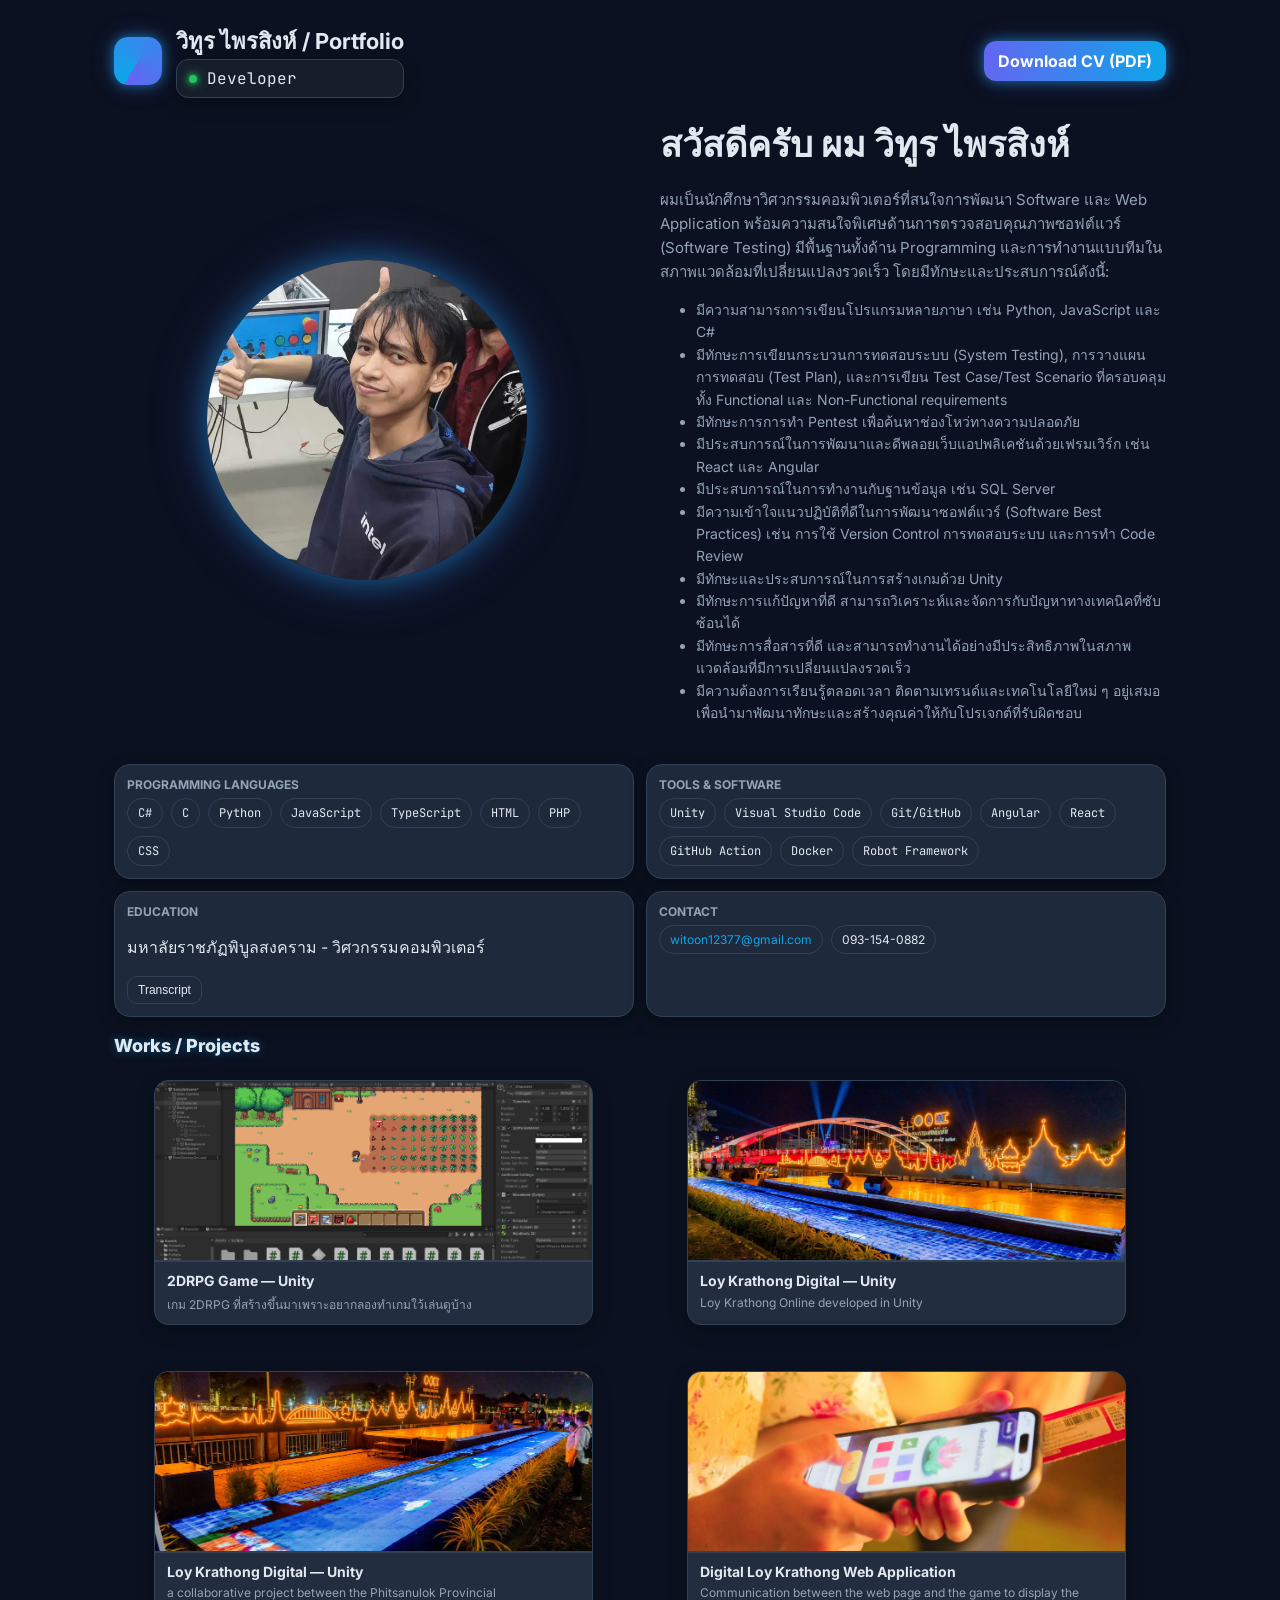
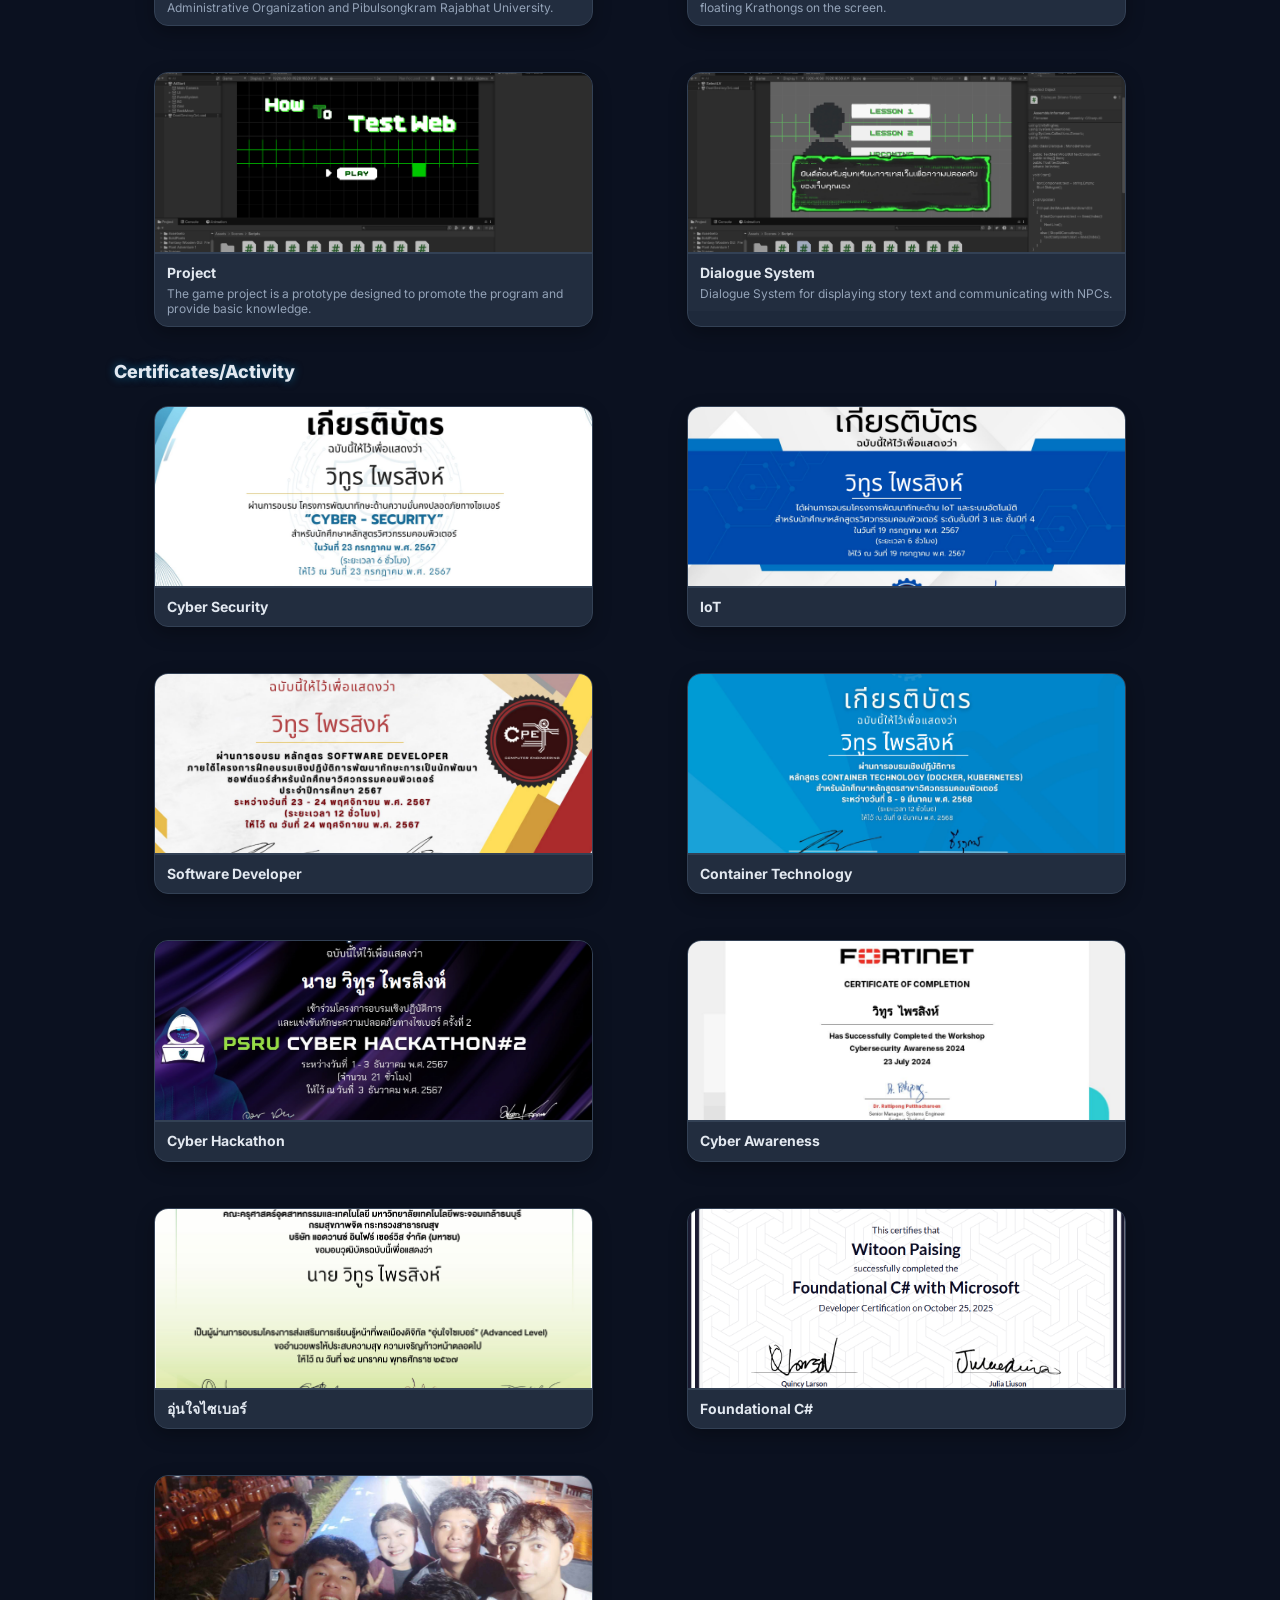
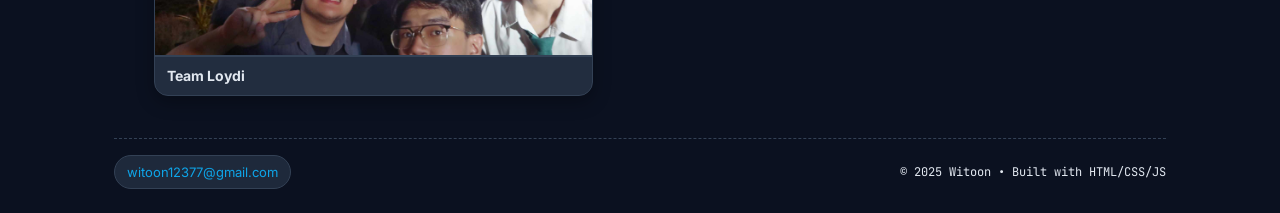
<file: index.html>
<!doctype html>
<html lang="th">
<head>
  <meta charset="utf-8" />
  <meta name="viewport" content="width=device-width, initial-scale=1" />
  <title>Portfolio - Programmer</title>
  <meta name="description" content="Portfolio" />
  <meta property="og:type" content="website" />
  <meta name="theme-color" content="#0ea5e9" />

  <!-- Fonts -->
  <link rel="preconnect" href="https://fonts.googleapis.com">
  <link rel="preconnect" href="https://fonts.gstatic.com" crossorigin>
  <link href="https://fonts.googleapis.com/css2?family=Inter:wght@400;600;800&family=JetBrains+Mono:wght@400;600&family=Press+Start+2P&display=swap" rel="stylesheet">

  <style>
    :root{
      --bg:#0b1120; --text:#e2e8f0; --muted:#94a3b8; --panel:#1e293b; --stroke:#334155;
      --accent:#0ea5e9; --accent-2:#6366f1; --accent-3:#22c55e;
      --shadow:0 6px 18px rgba(0,0,0,.3);
      --glow:0 0 12px rgba(14,165,233,.6), 0 0 24px rgba(99,102,241,.3);
    }
    *{box-sizing:border-box}
    html,body{height:100%}
    body{margin:0; color:var(--text); font-family:Inter, system-ui, sans-serif; background:var(--bg)}
    a{color:var(--accent); text-decoration:none; transition:all .25s ease}
    a:hover{color:#fff; text-shadow:0 0 8px var(--accent)}
    .mono{font-family:"JetBrains Mono", monospace}
    .retro{font-family:"Press Start 2P", monospace}

    .wrap{max-width:1100px; margin:auto; padding:24px}
    header{display:flex; align-items:center; justify-content:space-between; gap:16px; margin-bottom:18px}
    .brand{display:flex; align-items:center; gap:14px}
    .logo{width:48px; height:48px; border-radius:14px; background:conic-gradient(from 210deg, var(--accent), var(--accent-2)); box-shadow:var(--glow); animation:rotate 6s linear infinite}
    @keyframes rotate{to{transform:rotate(1turn)}}
    h1{font-size:22px; margin:0}
    .btn-cta{display:inline-flex; align-items:center; gap:8px; background:linear-gradient(90deg, var(--accent-2), var(--accent)); color:#fff; font-weight:700; padding:10px 14px; border-radius:12px; border:none; box-shadow:var(--glow); transition:transform .2s ease, box-shadow .2s ease}
    .btn-cta:hover{transform:translateY(-2px); box-shadow:0 0 16px rgba(99,102,241,.8),0 0 24px rgba(14,165,233,.6)}
    .btn-ghost{background:transparent; border:1px solid var(--stroke); border-radius:10px; padding:6px 10px; font-size:12px; cursor:pointer; color:var(--text); transition:all .25s ease}
    .btn-ghost:hover{background:var(--accent); color:#fff; box-shadow:0 0 12px var(--accent)}

    .hud{display:flex; align-items:center; gap:10px; padding:8px 12px; border:1px solid var(--stroke); border-radius:12px; background:rgba(255,255,255,.05); box-shadow:var(--shadow)}
    .led{width:8px; height:8px; border-radius:50%; background:var(--accent-3); box-shadow:0 0 6px var(--accent-3),0 0 12px var(--accent-3); animation:blink 1.5s infinite alternate}
    @keyframes blink{0%{opacity:.5}100%{opacity:1}}

    /* INTRO (รูปซ้าย-ข้อความขวา) */
    .intro-section{display:flex; align-items:center; justify-content:space-between; flex-wrap:wrap; gap:40px; margin-bottom:40px}
    .intro{flex:1; display:flex; justify-content:center}
    .intro-photo{width:320px; height:320px; border-radius:50%; object-fit:cover; box-shadow:0 0 30px rgba(14,165,233,.5), 0 0 60px rgba(99,102,241,.3)}
    .intro-text{flex:1; min-width:300px}
    .intro-text h2{font-size:36px; margin:0}
    .intro-text .role{font-size:22px; font-weight:700; color:var(--accent); margin:8px 0 16px}
    .intro-text p{font-size:15px; color:var(--muted); line-height:1.6}
    .intro-text ul{margin:8px 0 0 18px; padding-left:18px; font-size:14px; color:var(--muted); line-height:1.6}
    .buttons{margin-top:20px; display:flex; gap:12px}

    /* BIO CARDS — ใช้ 2 คอลัมน์เพื่อให้ Education คู่กับ Contact */
    .bio{margin:10px 0 16px; display:grid; gap:14px}
    .grid-info{display:grid; grid-template-columns:repeat(2,1fr); gap:12px}
    .card{background:var(--panel); border:1px solid var(--stroke); border-radius:16px; padding:12px; box-shadow:var(--shadow); transition:all .25s ease}
    .card:hover{box-shadow:0 0 12px rgba(14,165,233,.5); transform:translateY(-2px)}
    .card h3{margin:0 0 6px; font-size:12px; color:var(--muted); text-transform:uppercase}
    .chips{display:flex; flex-wrap:wrap; gap:8px}
    .chip{background:#1e293b; border:1px solid var(--stroke); padding:6px 10px; border-radius:999px; font-size:12px; transition:all .25s ease}
    .chip:hover{background:var(--accent); color:#fff; box-shadow:0 0 10px var(--accent)}

    .section-title{margin:18px 0 8px; font-size:18px; font-weight:800; text-shadow:0 0 8px rgba(14,165,233,.5)}
    .section-sub{margin:-4px 0 10px; color:var(--muted); font-size:13px}

    /* Gallery */
    .gallery-grid{display:grid; grid-template-columns:repeat(2,1fr); gap:14px}
    .item{background:var(--panel); border:1px solid var(--stroke); border-radius:14px; overflow:hidden; box-shadow:var(--shadow); position:relative; transition:all .25s ease}
    .item:hover{box-shadow:0 0 16px rgba(99,102,241,.5)}
    .thumb{position:relative; height:180px; background:#334155; overflow:hidden; border-bottom:1px solid var(--stroke)}
    .thumb img{width:100%; height:100%; object-fit:cover; display:block; transition:transform .25s ease, filter .25s ease}
    .item:hover .thumb img{transform:scale(1.05); filter:brightness(1.1)}
    figcaption.caption{padding:10px 12px; border-top:1px solid var(--stroke); background:rgba(255,255,255,.02)}
    .cap-title{font-weight:700; font-size:14px; line-height:1.3}
    .cap-sub{font-size:12px; color:var(--muted); margin-top:4px}

    /* Lightbox */
    .lightbox{position:fixed; inset:0; background:rgba(0,0,0,.85); display:none; align-items:center; justify-content:center; padding:20px; z-index:40}
    .lightbox[aria-hidden="false"]{display:flex}
    .lightbox-dialog{max-width:min(1100px,94vw); max-height:90vh; background:#0f172a; border-radius:12px; overflow:hidden; box-shadow:0 0 30px rgba(99,102,241,.7), 0 0 60px rgba(14,165,233,.5); border:1px solid var(--stroke)}
    .lightbox-img{display:block; max-width:100%; max-height:84vh}
    .lightbox-head{display:flex; align-items:center; justify-content:space-between; gap:10px; padding:8px 12px; background:#1e293b; color:#e2e8f0}
    .lb-texts{display:flex; flex-direction:column; gap:2px}
    #lb-title{font-weight:800; font-size:14px}
    #lb-sub{font-size:12px; color:var(--muted)}
    .close-btn{background:#334155; color:#e2e8f0; border:none; border-radius:10px; padding:6px 10px; cursor:pointer; transition:all .25s ease}
    .close-btn:hover{background:var(--accent); box-shadow:0 0 12px var(--accent)}
    .lightbox-pdf{display:block; width:min(1100px,94vw); height:84vh; border:0; background:#0f172a}

    footer{margin-top:26px; display:flex; align-items:center; justify-content:space-between; gap:12px; border-top:1px dashed var(--stroke); padding-top:16px}
    .contact{display:flex; gap:12px; flex-wrap:wrap}
    .contact a{background:var(--panel); border:1px solid var(--stroke); padding:8px 12px; border-radius:999px; font-size:13px; transition:all .25s ease}
    .contact a:hover{background:var(--accent); color:#fff; box-shadow:0 0 10px var(--accent)}

    /* มือถือทั่วไป: ซ่อนโลโก้ + จัดกึ่งกลางทุกอย่าง */
    @media (max-width: 640px){
      .wrap{padding:20px}
      header{flex-direction:column; align-items:center; text-align:center; gap:12px}
      .brand{flex-direction:column; align-items:center; gap:8px}
      .logo{display:none}              /* ซ่อนโลโก้ */
      h1{font-size:20px; line-height:1.25; max-width:92%; word-break:break-word; text-align:center}
      .hud{justify-content:center; font-size:12px}
      .btn-cta{border-radius:10px; font-size:14px; padding:8px 14px; box-shadow:none}

      .intro-section{flex-direction:column; text-align:center}
      .intro-photo{width:240px; height:240px}

      .grid-info{grid-template-columns:1fr; justify-items:center}
      .card{width:100%; max-width:560px}
      .gallery-grid{grid-template-columns:1fr}
      footer{flex-direction:column; text-align:center}
    }

    /* มือถือจอเล็กมาก */
    @media (max-width: 480px){
      h1{font-size:18px}
      .intro-photo{width:220px; height:220px}
      .intro-text h2{font-size:30px}
      .intro-text .role{font-size:18px}
      .intro-text p{font-size:14px}
      .buttons{gap:10px; justify-content:center}
    }
  </style>
</head>

<body>
  <div class="wrap">
    <header>
      <div class="brand">
        <div class="logo" aria-hidden="true"></div>
        <div>
          <h1>วิทูร ไพรสิงห์ / <span class="retro" style="font-size:16px"></span> Portfolio</h1>
          <div class="hud mono"><span class="led"></span><span>Developer</span><span></span><span></span></div>
        </div>
      </div>
      <a class="btn-cta" href="images/Cv.pdf" download>Download CV (PDF)</a>
    </header>

    <!-- INTRO PROFILE -->
    <section class="intro-section">
      <div class="intro">
        <img src="images/Me.png" alt="Witoon" class="intro-photo">
      </div>
      <div class="intro-text">
        <h2>สวัสดีครับ ผม วิทูร ไพรสิงห์</h2>
        <p>ผมเป็นนักศึกษาวิศวกรรมคอมพิวเตอร์ที่สนใจการพัฒนา Software และ Web Application พร้อมความสนใจพิเศษด้านการตรวจสอบคุณภาพซอฟต์แวร์ (Software Testing) มีพื้นฐานทั้งด้าน Programming และการทำงานแบบทีมในสภาพแวดล้อมที่เปลี่ยนแปลงรวดเร็ว โดยมีทักษะและประสบการณ์ดังนี้:</p>
        <ul>
          <li>มีความสามารถการเขียนโปรแกรมหลายภาษา เช่น Python, JavaScript และ C#</li>
          <li>มีทักษะการเขียนกระบวนการทดสอบระบบ (System Testing), การวางแผนการทดสอบ (Test Plan), และการเขียน Test Case/Test Scenario ที่ครอบคลุมทั้ง Functional และ Non-Functional requirements</li>
          <li>มีทักษะการการทำ Pentest เพื่อค้นหาช่องโหว่ทางความปลอดภัย</li>
          <li>มีประสบการณ์ในการพัฒนาและดีพลอยเว็บแอปพลิเคชันด้วยเฟรมเวิร์ก เช่น React และ Angular</li>
          <li>มีประสบการณ์ในการทำงานกับฐานข้อมูล เช่น SQL Server</li>
          <li>มีความเข้าใจแนวปฏิบัติที่ดีในการพัฒนาซอฟต์แวร์ (Software Best Practices) เช่น การใช้ Version Control การทดสอบระบบ และการทำ Code Review</li>
          <li>มีทักษะและประสบการณ์ในการสร้างเกมด้วย Unity</li>
          <li>มีทักษะการแก้ปัญหาที่ดี สามารถวิเคราะห์และจัดการกับปัญหาทางเทคนิคที่ซับซ้อนได้</li>
          <li>มีทักษะการสื่อสารที่ดี และสามารถทำงานได้อย่างมีประสิทธิภาพในสภาพแวดล้อมที่มีการเปลี่ยนแปลงรวดเร็ว</li>
          <li>มีความต้องการเรียนรู้ตลอดเวลา ติดตามเทรนด์และเทคโนโลยีใหม่ ๆ อยู่เสมอ เพื่อนำมาพัฒนาทักษะและสร้างคุณค่าให้กับโปรเจกต์ที่รับผิดชอบ</li>
        </ul>
      </div>
    </section>

    <!-- BIO CARDS -->
    <section class="bio">
      <div class="grid-info">
        <div class="card">
          <h3>Programming Languages</h3>
          <div class="chips mono">
            <span class="chip">C#</span>
            <span class="chip">C</span>
            <span class="chip">Python</span>
            <span class="chip">JavaScript</span>
            <span class="chip">TypeScript</span>
            <span class="chip">HTML</span>
            <span class="chip">PHP</span>
            <span class="chip">CSS</span>
          </div>
        </div>

        <div class="card">
          <h3>Tools & Software</h3>
          <div class="chips mono">
            <span class="chip">Unity</span>
            <span class="chip">Visual Studio Code</span>
            <span class="chip">Git/GitHub</span>
            <span class="chip">Angular</span>
            <span class="chip">React</span>
            <span class="chip">GitHub Action</span>
            <span class="chip">Docker</span>
            <span class="chip">Robot Framework</span>
          </div>
        </div>
        <!-- Education วางก่อน Contact เพื่อให้จับคู่กันใน grid 2 คอลัมน์ -->
        <div class="card">
          <h3>Education</h3>
          <p class="muted">มหาลัยราชภัฏพิบูลสงคราม - วิศวกรรมคอมพิวเตอร์</p>
          <div class="chips"><button class="btn-ghost" data-grade>Transcript</button></div>
        </div>

        <div class="card">
          <h3>Contact</h3>
          <div class="chips">
            <a class="chip" href="mailto:witoon12377@gmail.com">witoon12377@gmail.com</a>
            <span class="chip">093-154-0882</span>
          </div>
        </div>
      </div>
    </section>

    <!-- WORKS -->
    <h2 class="section-title">Works / Projects</h2>
    <section class="gallery-grid" id="works">
      <figure class="item">
        <div class="thumb"><img src="images/work-00.png" alt="Work 1"/></div>
        <figcaption class="caption">
          <div class="cap-title">2DRPG Game — Unity</div>
          <div class="cap-sub">เกม 2DRPG ที่สร้างขึ้นมาเพราะอยากลองทำเกมใว้เล่นดูบ้าง</div>
        </figcaption>
      </figure>
      <figure class="item">
        <div class="thumb"><img src="images/work-01.jpg" alt="Work 2"/></div>
        <figcaption class="caption">
          <div class="cap-title">Loy Krathong Digital — Unity</div>
          <div class="cap-sub">Loy Krathong Online developed in Unity</div>
        </figcaption>
      </figure>
      <figure class="item">
        <div class="thumb"><img src="images/work-02.jpg" alt="Work 3"/></div>
        <figcaption class="caption">
          <div class="cap-title">Loy Krathong Digital — Unity</div>
          <div class="cap-sub">a collaborative project between the Phitsanulok Provincial Administrative Organization and Pibulsongkram Rajabhat University.</div>
        </figcaption>
      </figure>
      <figure class="item">
        <div class="thumb"><img src="images/work-03.jpg" alt="Work 4"/></div>
        <figcaption class="caption">
          <div class="cap-title">Digital Loy Krathong Web Application</div>
          <div class="cap-sub">Communication between the web page and the game to display the floating Krathongs on the screen.</div>
        </figcaption>
      </figure>
      <figure class="item">
        <div class="thumb"><img src="images/work-04.png" alt="Work 5"/></div>
        <figcaption class="caption">
          <div class="cap-title">Project</div>
          <div class="cap-sub">The game project is a prototype designed to promote the program and provide basic knowledge.</div>
        </figcaption>
      </figure>
      <!-- <figure class="item">
        <div class="thumb"><img src="images/work-05.png" alt="Work 5"/></div>
        <figcaption class="caption">
          <div class="cap-title">Unity 2D Top-Down Code Example</div>
          <div class="cap-sub">Example Unity Code for a Small-to-Medium 2D Top-Down Project</div>
        </figcaption> -->
      </figure>
      <figure class="item">
        <div class="thumb"><img src="images/work-06.png" alt="Work 6"/></div>
        <figcaption class="caption">
          <div class="cap-title">Dialogue System</div>
          <div class="cap-sub">Dialogue System for displaying story text and communicating with NPCs.</div>
        </figcaption>
      </figure>
    </section>

    <!-- CERTS -->
    <h2 class="section-title">Certificates/Activity</h2>
    <section class="gallery-grid" id="certs">
      <figure class="item"><div class="thumb"><img src="images/Certifi/certifiCyber.png" alt="cert 1"/></div><figcaption class="caption"><div class="cap-title">Cyber Security</div></figcaption></figure>
      <figure class="item"><div class="thumb"><img src="images/Certifi/certifiIot.png" alt="cert 2"/></div><figcaption class="caption"><div class="cap-title">IoT</div></figcaption></figure>
      <figure class="item"><div class="thumb"><img src="images/Certifi/certifiDev.png" alt="cert 3"/></div><figcaption class="caption"><div class="cap-title">Software Developer</div></figcaption></figure>
      <figure class="item"><div class="thumb"><img src="images/Certifi/certifiDocker.png" alt="cert 4"/></div><figcaption class="caption"><div class="cap-title">Container Technology</div></figcaption></figure>
      <figure class="item"><div class="thumb"><img src="images/Certifi/certifiHack.png" alt="cert 5"/></div><figcaption class="caption"><div class="cap-title">Cyber Hackathon</div></figcaption></figure>
      <figure class="item"><div class="thumb"><img src="images/Certifi/certifiFortinet.png" alt="cert 6"/></div><figcaption class="caption"><div class="cap-title">Cyber Awareness</div></figcaption></figure>
      <figure class="item"><div class="thumb"><img src="images/Certifi/certificateAis.jpg" alt="cert 7"/></div><figcaption class="caption"><div class="cap-title">อุ่นใจไซเบอร์</div></figcaption></figure>
      <figure class="item"><div class="thumb"><img src="images/Certifi/Foundationalcs.png" alt="cert 8"/></div><figcaption class="caption"><div class="cap-title">Foundational C#</div></figcaption></figure>
      <figure class="item"><div class="thumb"><img src="images/LOYDIFam.jpg" alt="cert 8"/></div><figcaption class="caption"><div class="cap-title">Team Loydi</div></figcaption></figure>
    </section>

    <footer>
      <div class="contact">
        <a href="mailto:witoon12377@gmail.com">witoon12377@gmail.com</a>
      </div>
      <div class="mono" style="font-size:12px">© 2025 Witoon • Built with HTML/CSS/JS</div>
    </footer>
  </div>

  <!-- LIGHTBOX (รองรับรูปและ PDF) -->
  <div class="lightbox" id="lightbox" aria-hidden="true" role="dialog" aria-modal="true" aria-label="Preview dialog">
    <div class="lightbox-dialog">
      <div class="lightbox-head">
        <div class="lb-texts">
          <div id="lb-title"></div>
          <div id="lb-sub"></div>
        </div>
        <button class="close-btn" id="lb-close" aria-label="Close preview">Close</button>
      </div>

      <!-- แสดงรูป -->
      <img id="lb-img" class="lightbox-img" alt="ภาพขยาย" style="display:none"/>

      <!-- แสดง PDF -->
      <iframe id="lb-pdf" class="lightbox-pdf" title="PDF preview" style="display:none"></iframe>
    </div>
  </div>

  <script>
    const lb = document.getElementById('lightbox');
    const lbImg = document.getElementById('lb-img');
    const lbPdf = document.getElementById('lb-pdf');
    const lbClose = document.getElementById('lb-close');
    const lbTitle = document.getElementById('lb-title');
    const lbSub = document.getElementById('lb-sub');

    function openLBImage(src, title = '', sub = '', alt = ''){
      lbImg.style.display = 'block';
      lbPdf.style.display = 'none';
      lbImg.src = src;
      lbImg.alt = alt || title || 'preview image';
      lbTitle.textContent = title;
      lbSub.textContent = sub;
      lb.setAttribute('aria-hidden','false');
      document.body.style.overflow='hidden';
      lbClose.focus();
    }

    function openLBPdf(pdfSrc, title = '', sub = ''){
      lbImg.style.display = 'none';
      lbPdf.style.display = 'block';
      lbPdf.src = `${pdfSrc}#navpanes=0&toolbar=1&view=FitH`;
      lbTitle.textContent = title;
      // lbSub.textContent = sub || 'เลื่อนเพื่ออ่าน • ใช้ปุ่มดาวน์โหลดจาก viewer ได้';
      lb.setAttribute('aria-hidden','false');
      document.body.style.overflow='hidden';
      lbClose.focus();
    }

    function closeLB(){
      lb.setAttribute('aria-hidden','true');
      lbImg.removeAttribute('src');
      lbPdf.removeAttribute('src');
      lbImg.style.display = 'none';
      lbPdf.style.display = 'none';
      lbTitle.textContent = '';
      lbSub.textContent = '';
      document.body.style.overflow='';
    }

    // คลิกภาพในแกลเลอรี -> เปิดรูป
    document.addEventListener('click', e => {
      const img = e.target.closest('.thumb img');
      if(img){
        e.preventDefault();
        const fig = img.closest('figure');
        const title = fig?.querySelector('.cap-title')?.textContent.trim() || img.alt || '';
        const sub = fig?.querySelector('.cap-sub')?.textContent.trim() || '';
        openLBImage(img.src, title, sub, img.alt);
        return;
      }

      // ปุ่ม Transcript -> เปิด PDF
      const btn = e.target.closest('[data-grade]');
      if(btn){
        e.preventDefault();
        const pdfPath = 'images/Grade.pdf';
        try{ openLBPdf(pdfPath, 'Transcript'); }
        catch{ window.open(pdfPath, '_blank'); }
        return;
      }
    });

    // ปิดด้วยคลิกพื้นหลัง/ปุ่ม/ESC
    lb.addEventListener('click', e => { if(e.target === lb) closeLB(); });
    lbClose.addEventListener('click', closeLB);
    window.addEventListener('keydown', e => { if(e.key === 'Escape' && lb.getAttribute('aria-hidden') === 'false') closeLB(); });
  </script>
</body>
</html>
</file>
